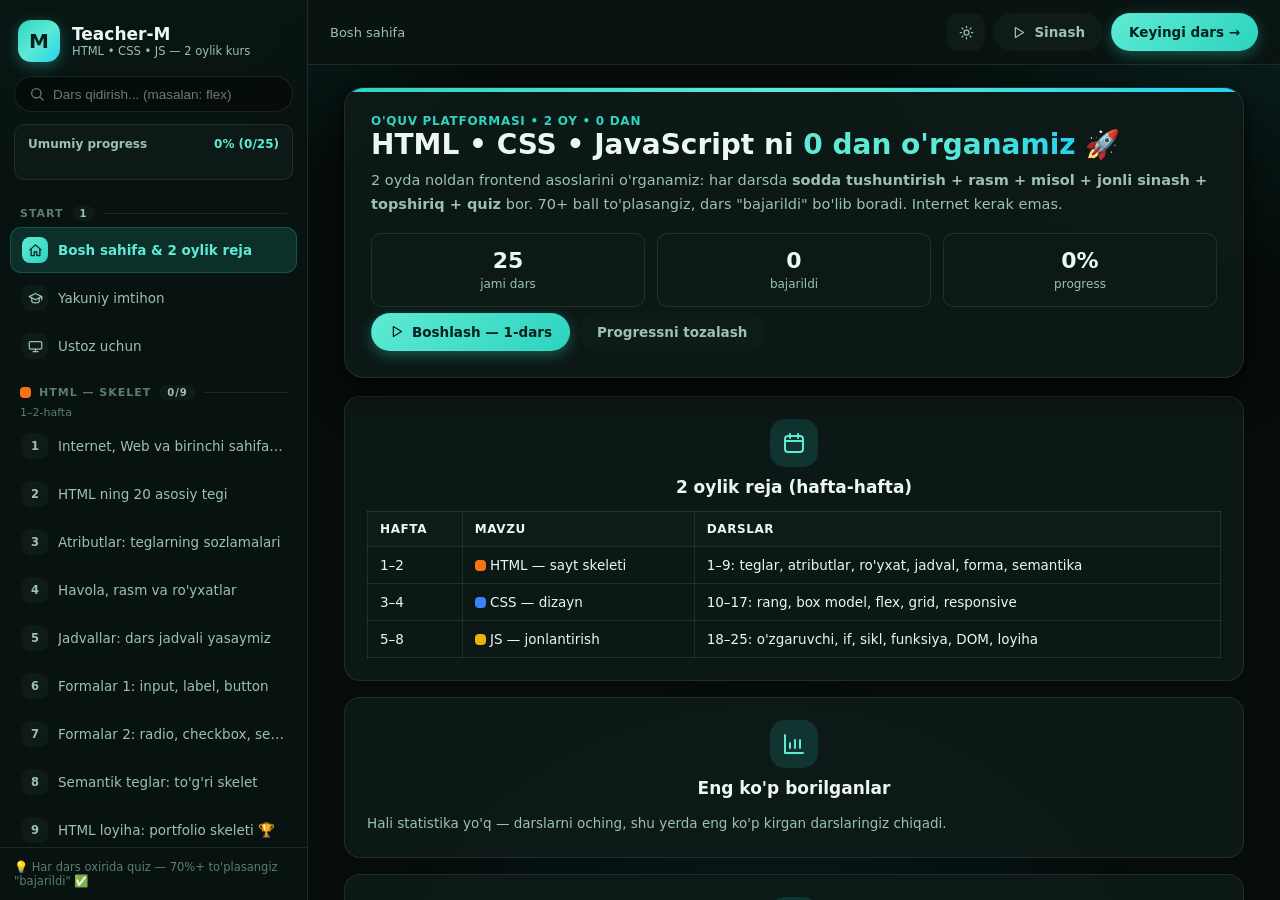
<file: index.html>
<!DOCTYPE html>
<html lang="uz" data-theme="dark">
<head>
<meta charset="UTF-8" />
<meta name="viewport" content="width=device-width, initial-scale=1.0" />
<title>Teacher-M — 0 dan HTML • CSS • JavaScript (2 oy)</title>
<link rel="stylesheet" href="styles.css" />
</head>
<body>
<div class="mesh"></div>
<div class="app">
  <div class="backdrop" id="backdrop" hidden></div>
  <aside class="sidebar" id="sidebar">
    <div class="brand"><span class="logo">M</span><div><b>Teacher-M</b><small>HTML • CSS • JS — 2 oylik kurs</small></div></div>
    <div class="search"><svg viewBox="0 0 24 24" style="width:16px;height:16px;stroke:var(--faint);fill:none;stroke-width:2;stroke-linecap:round"><circle cx="11" cy="11" r="7"/><path d="M21 21l-4.3-4.3"/></svg> <input id="q" placeholder="Dars qidirish... (masalan: flex)" /></div>
    <div class="progress-box"><div class="p-top"><span>Umumiy progress</span><b id="pTxt">0%</b></div><div class="p-bar"><i id="pBar"></i></div></div>
    <nav class="nav" id="nav"></nav>
    <div class="side-foot">💡 Har dars oxirida quiz — 70%+ to'plasangiz "bajarildi" ✅</div>
  </aside>
  <div class="main">
    <div class="topbar">
      <button class="btn btn-i menu-b" id="menuBtn">☰</button>
      <div class="crumbs" id="crumbs">Bosh sahifa</div>
      <div class="top-actions">
        <button class="btn btn-i" id="themeBtn" title="Tun/kunduz">🌙</button>
        <button class="btn btn-g" id="playBtn" title="Kod maydonchasi">▶ Sinash</button>
        <button class="btn btn-p" id="nextBtn">Keyingi dars →</button>
      </div>
    </div>
    <div class="content"><div class="wrap" id="view"></div></div>
  </div>
</div>
<div class="pg" id="pg"><div class="pg-box">
  <div class="pg-h">▶ Jonli kod maydonchasi <span class="kbd">HTML + CSS + JS</span><button class="btn btn-g" style="margin-left:auto" id="pgClose">Yopish ✕</button></div>
  <div class="pg-b"><textarea id="pgCode" spellcheck="false"></textarea><iframe id="pgFrame" title="natija"></iframe></div>
  <div class="pg-f"><button class="btn btn-p" id="pgRun">▶ Ishga tushirish</button><button class="btn btn-g" id="pgCopy">Nusxalash</button><span style="font-size:12px;color:var(--dim);align-self:center">Chapga kod yozing → "Ishga tushirish" ni bosing</span></div>
</div></div>
<div class="toast-w" id="toasts"></div>
<script src="js/lessons-html.js"></script>
<script src="js/lessons-css.js"></script>
<script src="js/lessons-js.js"></script>
<script src="js/exam.js"></script>
<script src="js/app.js"></script>
</body>
</html>
</file>
<file: styles.css>
/* Teacher-M — "Tungi teal" dizayn (HTML • CSS • JS o'quv platformasi) */
:root{
  --font:"Inter","Segoe UI",system-ui,-apple-system,sans-serif;
  --radius:16px; --radius-sm:10px; --pill:999px;
  --tr:.22s cubic-bezier(.2,.8,.3,1);
  --side-w:308px;
}
[data-theme="light"]{
  --bg:#edf5f3; --elev:rgba(255,255,255,.92); --soft:#dcebe7; --hover:#f0f7f5;
  --text:#0b1f1b; --dim:#4d6a63; --faint:#93aca4; --border:rgba(11,31,27,.1);
  --a:#0d9488; --a2:#14b8a6; --a3:#0891b2; --strong:#0f766e; --asoft:rgba(13,148,136,.12);
  --ok:#15803d; --okbg:rgba(21,128,61,.12); --bad:#b91c1c; --badbg:rgba(185,28,28,.1);
  --warn:#b45309; --warnbg:rgba(180,83,9,.12);
  --code-bg:#07211d; --code-tx:#d9f4ee;
  --shadow:0 4px 14px rgba(11,31,27,.08),0 14px 40px rgba(11,31,27,.1);
  --glass:rgba(255,255,255,.8); --inp:rgba(255,255,255,.75);
  --btn-g:linear-gradient(135deg,#0d9488,#0f766e); --btn-tx:#ffffff;
}
[data-theme="dark"]{
  --bg:#060d0c; --elev:rgba(13,26,24,.93); --soft:#0e1b19; --hover:#142723;
  --text:#ecf7f3; --dim:#9dc0b6; --faint:#5d7d74; --border:rgba(255,255,255,.09);
  --a:#2dd4bf; --a2:#5eead4; --a3:#22d3ee; --strong:#5eead4; --asoft:rgba(45,212,191,.15);
  --ok:#4ade80; --okbg:rgba(74,222,128,.13); --bad:#f87171; --badbg:rgba(248,113,113,.13);
  --warn:#fbbf24; --warnbg:rgba(251,191,36,.13);
  --code-bg:#030d0b; --code-tx:#d9f4ee;
  --shadow:0 4px 14px rgba(0,0,0,.5),0 14px 40px rgba(0,0,0,.55);
  --glass:rgba(10,20,18,.82); --inp:rgba(0,0,0,.35);
  --btn-g:linear-gradient(135deg,#5eead4,#2dd4bf); --btn-tx:#04211c;
}
*{margin:0;padding:0;box-sizing:border-box}
html,body{height:100%}
body{font-family:var(--font);background:var(--bg);color:var(--text);overflow:hidden;-webkit-font-smoothing:antialiased;transition:background var(--tr),color var(--tr)}
.mesh{position:fixed;inset:0;z-index:0;pointer-events:none;background:radial-gradient(800px 460px at 6% -6%,var(--asoft),transparent 60%),radial-gradient(760px 480px at 98% 2%,rgba(45,212,191,.09),transparent 55%),radial-gradient(680px 560px at 60% 112%,rgba(34,211,238,.08),transparent 60%)}
.app{position:relative;z-index:1;display:flex;height:100%;overflow:hidden}
/* sidebar */
.sidebar{width:var(--side-w);min-width:var(--side-w);background:var(--glass);backdrop-filter:blur(20px) saturate(1.4);border-right:1px solid var(--border);display:flex;flex-direction:column;z-index:30}
.brand{padding:20px 18px 12px;display:flex;align-items:center;gap:12px}
.logo{width:42px;height:42px;border-radius:13px;background:linear-gradient(135deg,var(--a),var(--a2),var(--a3));display:flex;align-items:center;justify-content:center;color:var(--btn-tx);font-weight:900;font-size:20px;box-shadow:0 4px 14px rgba(45,212,191,.35)}
.brand b{font-size:17px}.brand small{display:block;font-size:11.5px;color:var(--dim);font-weight:500}
.search{margin:2px 14px 8px;display:flex;align-items:center;gap:8px;background:var(--inp);border:1px solid var(--border);border-radius:var(--pill);padding:9px 14px}
.search input{flex:1;border:none;outline:none;background:transparent;font-size:13.5px;color:var(--text)}
.progress-box{margin:4px 14px 6px;background:var(--elev);border:1px solid var(--border);border-radius:var(--radius-sm);padding:12px 13px}
.p-top{display:flex;justify-content:space-between;font-size:12px;color:var(--dim);font-weight:600;margin-bottom:8px}
.p-top b{color:var(--strong)}
.p-bar{height:8px;border-radius:99px;background:var(--soft);overflow:hidden}
.p-bar i{display:block;height:100%;width:0;background:linear-gradient(90deg,var(--a),var(--a3));border-radius:99px;transition:width .5s ease}
.nav{flex:1;overflow-y:auto;padding:6px 10px 14px}
.mod{font-size:11px;font-weight:800;text-transform:uppercase;letter-spacing:.09em;color:var(--faint);padding:14px 10px 6px;display:flex;align-items:center;gap:8px}
.mod::after{content:"";flex:1;height:1px;background:var(--border)}
.mod .cnt{font-size:10px;background:var(--soft);padding:2px 8px;border-radius:99px;color:var(--dim)}
.dot{width:11px;height:11px;border-radius:4px;flex-shrink:0}
.item{display:flex;align-items:center;gap:10px;width:100%;text-align:left;padding:9px 11px;border-radius:11px;font-size:13.5px;color:var(--dim);font-weight:500;margin-bottom:2px;border:1px solid transparent;cursor:pointer;transition:all var(--tr);background:none;font-family:inherit}
.item:hover{background:var(--hover);color:var(--text)}
.item.active{background:var(--asoft);color:var(--strong);font-weight:700;border-color:rgba(45,212,191,.22)}
.item .n{width:26px;height:26px;border-radius:8px;background:var(--soft);display:flex;align-items:center;justify-content:center;font-size:11.5px;font-weight:800;flex-shrink:0}
.item.active .n{background:var(--btn-g);color:var(--btn-tx)}
.item.done .n{background:var(--ok);color:#fff}
.item .n svg{width:15px;height:15px;stroke:currentColor;fill:none;stroke-width:2;stroke-linecap:round;stroke-linejoin:round}
.item .t{flex:1;overflow:hidden;text-overflow:ellipsis;white-space:nowrap}
.item .s{font-size:10px;font-weight:800;padding:2px 7px;border-radius:99px;background:var(--okbg);color:var(--ok)}
.side-foot{border-top:1px solid var(--border);padding:12px 14px;font-size:11.5px;color:var(--faint);display:flex;gap:8px;align-items:center}
/* main */
.main{flex:1;display:flex;flex-direction:column;min-width:0}
.topbar{display:flex;align-items:center;gap:10px;padding:13px 22px;background:var(--glass);backdrop-filter:blur(20px);border-bottom:1px solid var(--border)}
.crumbs{font-size:13px;color:var(--dim)}.crumbs b{color:var(--text)}
.top-actions{margin-left:auto;display:flex;gap:8px;align-items:center}
.btn{display:inline-flex;align-items:center;gap:8px;padding:10px 17px;border-radius:var(--pill);font-size:13.5px;font-weight:700;border:1px solid transparent;cursor:pointer;transition:all var(--tr);white-space:nowrap;font-family:inherit;color:var(--text)}
.btn svg{width:15px;height:15px;stroke:currentColor;fill:none;stroke-width:2;stroke-linecap:round;stroke-linejoin:round}
.btn-p{background:var(--btn-g);color:var(--btn-tx);box-shadow:0 4px 14px rgba(45,212,191,.35)}
.btn-p:hover{transform:translateY(-2px)}
.btn-p svg{stroke:var(--btn-tx)}
.btn-g{background:var(--soft);color:var(--dim)}.btn-g:hover{color:var(--text);background:var(--hover)}
.btn-i{width:38px;height:38px;padding:0;justify-content:center;border-radius:12px;background:var(--soft);color:var(--dim)}
.content{flex:1;overflow-y:auto;padding:22px 26px 70px}
.wrap{max-width:900px;margin:0 auto}
.hero{background:var(--elev);border:1px solid var(--border);border-radius:20px;padding:26px;box-shadow:var(--shadow);margin-bottom:18px;position:relative;overflow:hidden}
.hero::before{content:"";position:absolute;top:0;left:0;right:0;height:4px;background:linear-gradient(90deg,var(--a),var(--a2),var(--a3))}
.hero h1{font-size:clamp(20px,3vw,28px);margin-bottom:8px}
.hero p{color:var(--dim);font-size:14.5px;line-height:1.65}
.grad{background:linear-gradient(90deg,var(--strong),var(--a2),var(--a3));-webkit-background-clip:text;background-clip:text;color:transparent}
.grid3{display:grid;grid-template-columns:repeat(3,1fr);gap:12px;margin:16px 0 4px}
.stat{background:var(--elev);border:1px solid var(--border);border-radius:var(--radius-sm);padding:14px;text-align:center}
.stat b{font-size:22px;display:block}.stat span{font-size:12px;color:var(--dim)}
.card{background:var(--elev);border:1px solid var(--border);border-radius:var(--radius);padding:22px;margin-bottom:16px;box-shadow:0 2px 10px rgba(0,0,0,.04)}
.card h2{font-size:17px;margin-bottom:10px;display:flex;align-items:center;gap:9px}
/* ikonkalar: har biri o'z qatorida, markazda */
.card h2.ic{flex-direction:column;text-align:center;gap:10px;margin-bottom:14px}
.card h2.ic .e{width:48px;height:48px;border-radius:15px;font-size:22px}
.card h2 .e{width:32px;height:32px;border-radius:10px;background:var(--asoft);color:var(--strong);display:inline-flex;align-items:center;justify-content:center;font-size:16px;flex-shrink:0}
.card h2 .e svg{width:22px;height:22px;stroke:currentColor;fill:none;stroke-width:2;stroke-linecap:round;stroke-linejoin:round}
.card h2.ic .e svg{width:24px;height:24px}
.card p,.card li{font-size:14.5px;line-height:1.75;color:var(--text)}
.card ul,.card ol{padding-left:20px;margin:8px 0}
.card li{margin-bottom:5px}.card li::marker{color:var(--a);font-weight:800}
.tip{border-radius:12px;padding:13px 15px;font-size:13.8px;line-height:1.65;margin:12px 0;border:1px solid}
.tip.t{background:var(--asoft);border-color:rgba(45,212,191,.3)}
.tip.g{background:var(--okbg);border-color:rgba(21,128,61,.3)}
.tip.w{background:var(--warnbg);border-color:rgba(180,83,9,.3)}
.tip b{display:block;margin-bottom:4px}
.code{background:var(--code-bg);color:var(--code-tx);border-radius:14px;overflow:hidden;margin:12px 0;border:1px solid rgba(255,255,255,.08)}
.code-h{display:flex;align-items:center;gap:8px;padding:9px 13px;background:rgba(255,255,255,.05);font-size:12px;color:#94a3b8}
.code-h .d{width:10px;height:10px;border-radius:50%}
.code-h button{margin-left:auto;background:rgba(255,255,255,.1);color:#e2e8f0;border:none;border-radius:8px;padding:5px 11px;font-size:12px;cursor:pointer;font-weight:600;font-family:inherit}
.code-h button:hover{background:rgba(255,255,255,.2)}
.code pre{padding:14px 16px;overflow-x:auto;font-family:Consolas,Menlo,monospace;font-size:13px;line-height:1.65}
table.plan{width:100%;border-collapse:collapse;font-size:13.5px;margin-top:10px}
table.plan th,table.plan td{border:1px solid var(--border);padding:10px 12px;text-align:left}
table.plan th{background:var(--soft);font-size:12px;text-transform:uppercase;letter-spacing:.05em}
table.plan td.tt{font-family:Consolas,monospace;font-size:12.5px;color:var(--strong);white-space:nowrap}
.quiz-q{background:var(--hover);border:1px solid var(--border);border-radius:12px;padding:14px;margin-bottom:11px}
.quiz-q p{font-weight:700;font-size:14px;margin-bottom:9px}
.quiz-q label{display:flex;gap:9px;align-items:flex-start;font-size:13.8px;padding:8px 10px;border-radius:9px;cursor:pointer;line-height:1.5}
.quiz-q label:hover{background:var(--elev)}
.quiz-q input{margin-top:3px;accent-color:var(--a)}
.q-exp{display:none;font-size:13px;margin-top:8px;border-radius:9px;padding:9px 12px;line-height:1.6}
.q-exp.ok{display:block;background:var(--okbg);color:var(--ok);border:1px solid rgba(21,128,61,.35)}
.q-exp.no{display:block;background:var(--badbg);color:var(--bad);border:1px solid rgba(185,28,28,.3)}
.score{display:none;text-align:center;padding:20px;border-radius:14px;margin-top:12px;font-weight:800;font-size:16px}
.score.show{display:block}.score.pass{background:var(--okbg);color:var(--ok);border:1px solid rgba(21,128,61,.35)}
.score.fail{background:var(--warnbg);color:var(--warn);border:1px solid rgba(180,83,9,.35)}
.lnav{display:flex;gap:10px;margin-top:16px;flex-wrap:wrap}
.kbd{font-size:11px;background:var(--soft);border:1px solid var(--border);border-radius:6px;padding:2px 7px}
/* Eng ko'p borilganlar — dashboard */
.top-row{display:flex;align-items:center;gap:10px;width:100%;padding:9px 11px;border-radius:11px;border:1px solid var(--border);background:var(--hover);margin-bottom:8px;cursor:pointer;transition:all var(--tr);font-family:inherit;color:var(--text);font-size:13.5px;text-align:left}
.top-row:hover{border-color:var(--a);transform:translateY(-1px)}
.top-rank{width:26px;height:26px;border-radius:8px;background:var(--btn-g);color:var(--btn-tx);font-weight:800;font-size:12px;display:flex;align-items:center;justify-content:center;flex-shrink:0}
.top-body{flex:1;min-width:0}
.top-t{font-weight:700;overflow:hidden;text-overflow:ellipsis;white-space:nowrap}
.top-bar{height:6px;border-radius:99px;background:var(--soft);margin-top:6px;overflow:hidden}
.top-bar i{display:block;height:100%;background:linear-gradient(90deg,var(--a),var(--a3));border-radius:99px}
.top-c{font-size:11.5px;color:var(--dim);font-weight:700;white-space:nowrap;flex-shrink:0}
/* playground modal */
.pg{position:fixed;inset:0;z-index:100;background:rgba(0,0,0,.55);backdrop-filter:blur(8px);display:none;align-items:center;justify-content:center;padding:18px}
.pg.open{display:flex}
.pg-box{width:100%;max-width:980px;height:min(84vh,720px);background:var(--elev);border:1px solid var(--border);border-radius:18px;display:flex;flex-direction:column;overflow:hidden;box-shadow:var(--shadow)}
.pg-h{padding:13px 17px;border-bottom:1px solid var(--border);display:flex;align-items:center;gap:10px;font-weight:800}
.pg-b{flex:1;display:grid;grid-template-columns:1fr 1fr;min-height:0}
.pg-b textarea{border:none;outline:none;resize:none;background:var(--code-bg);color:var(--code-tx);font-family:Consolas,monospace;font-size:13px;padding:14px;line-height:1.6;border-right:1px solid var(--border)}
.pg-b iframe{border:none;background:#fff;width:100%;height:100%}
.pg-f{padding:12px 16px;border-top:1px solid var(--border);display:flex;gap:9px}
.toast-w{position:fixed;bottom:20px;right:20px;z-index:200;display:flex;flex-direction:column;gap:9px}
.toast{background:var(--elev);border:1px solid var(--border);border-radius:13px;padding:12px 17px;font-size:13.5px;font-weight:600;box-shadow:var(--shadow);animation:tin .3s ease}
@keyframes tin{from{opacity:0;transform:translateX(30px)}}
.backdrop{display:none}
@media(max-width:960px){
  .sidebar{position:fixed;left:0;top:0;bottom:0;transform:translateX(-102%);transition:transform .3s ease;width:300px;min-width:300px}
  .sidebar.open{transform:none}.backdrop{display:block;position:fixed;inset:0;background:rgba(0,0,0,.5);z-index:25}
  .grid3{grid-template-columns:1fr 1fr}.content{padding:16px 14px 70px}.pg-b{grid-template-columns:1fr}.pg-b iframe{min-height:220px}
  .menu-b{display:inline-flex!important}
}
.menu-b{display:none}
/* dars ichidagi rasm-chizmalar (SVG diagrammalar) */
.visual{display:flex;justify-content:center;margin:18px 0 20px;overflow-x:auto}
.visual svg{width:100%;height:auto}
.vbox{fill:var(--elev);stroke:var(--a);stroke-width:2}
.vbox2{fill:var(--asoft);stroke:var(--a2);stroke-width:2}
.vbox3{fill:var(--warnbg);stroke:var(--warn);stroke-width:2}
.vt{fill:var(--text);font-size:13px;font-weight:700;font-family:var(--font);text-anchor:middle}
.vs{fill:var(--dim);font-size:11px;font-family:var(--font);text-anchor:middle}
.vln{stroke:var(--a);stroke-width:2;fill:none}
.vhl{fill:var(--a)}
.vbig{fill:var(--text);font-size:15px;font-weight:800;font-family:Consolas,monospace;text-anchor:middle}
@media(max-width:560px){.grid3{grid-template-columns:1fr}.hero{padding:20px}.card{padding:17px}}
</file>
